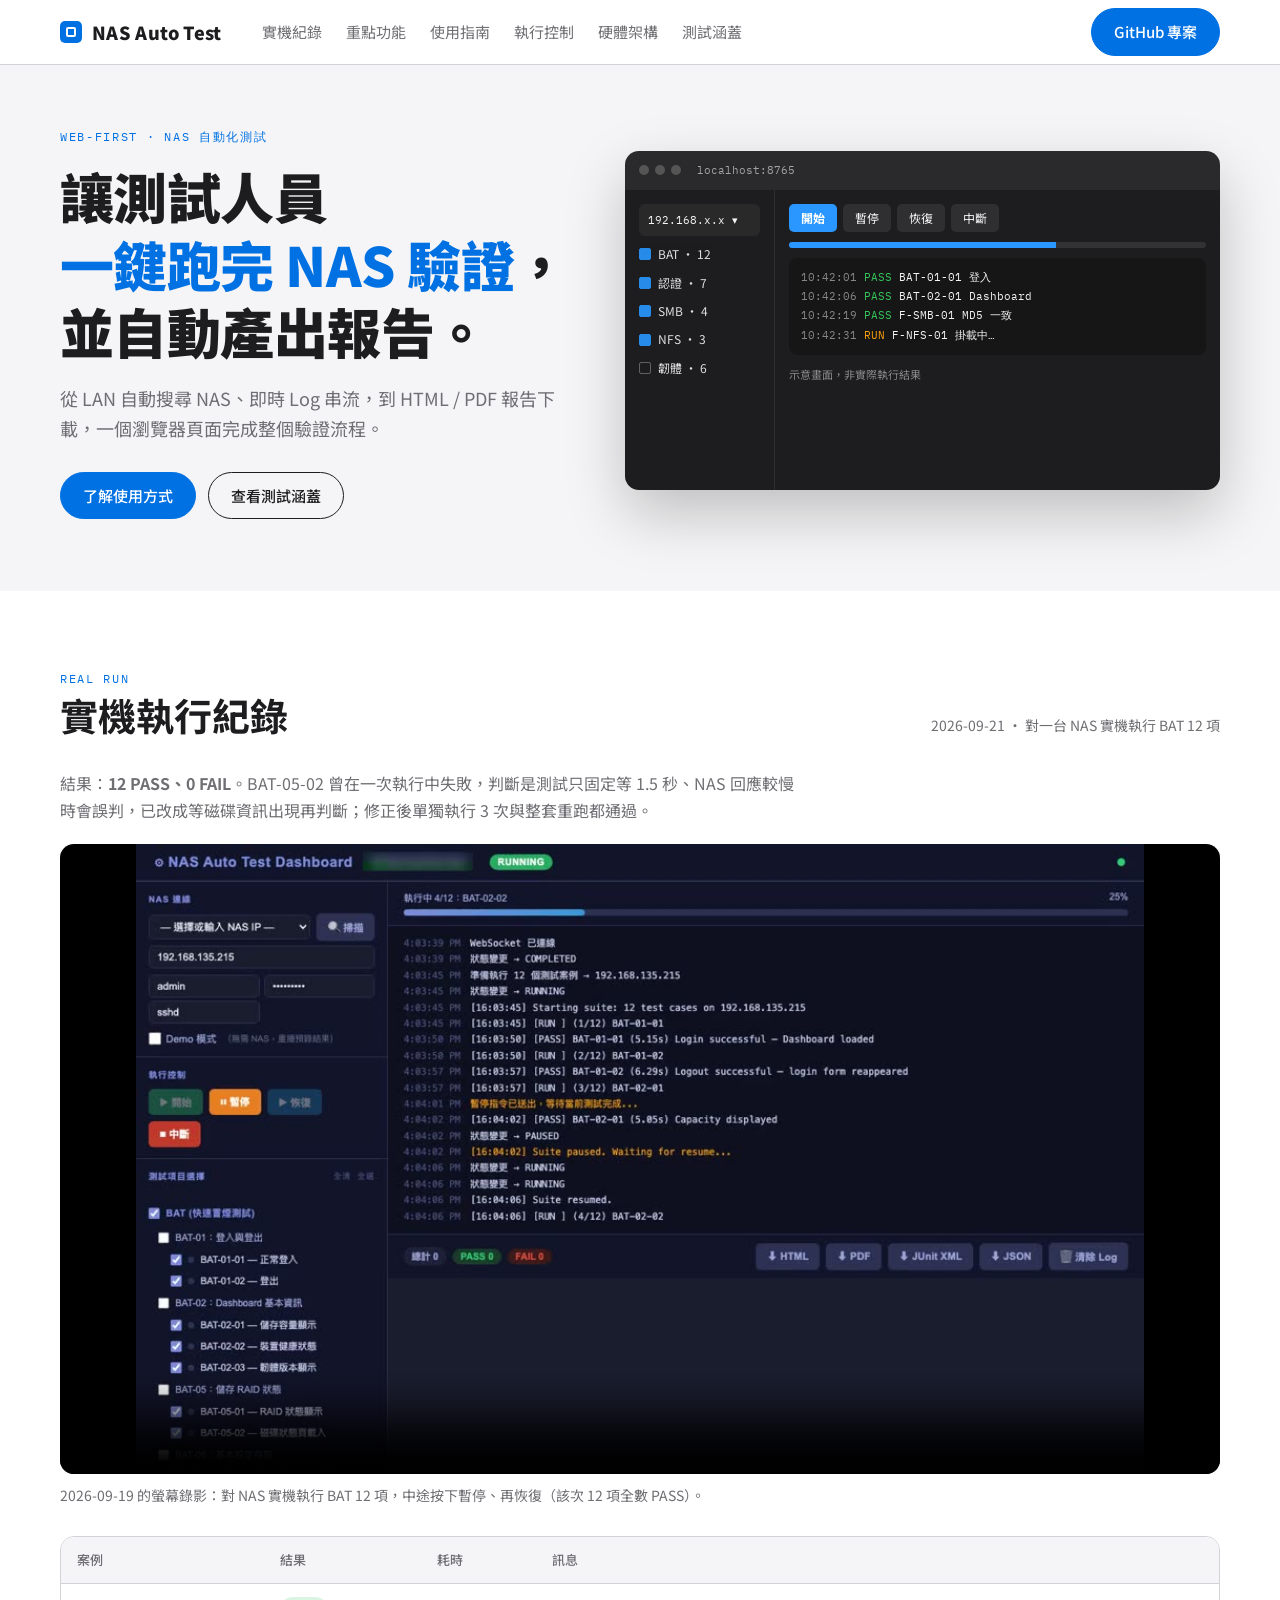
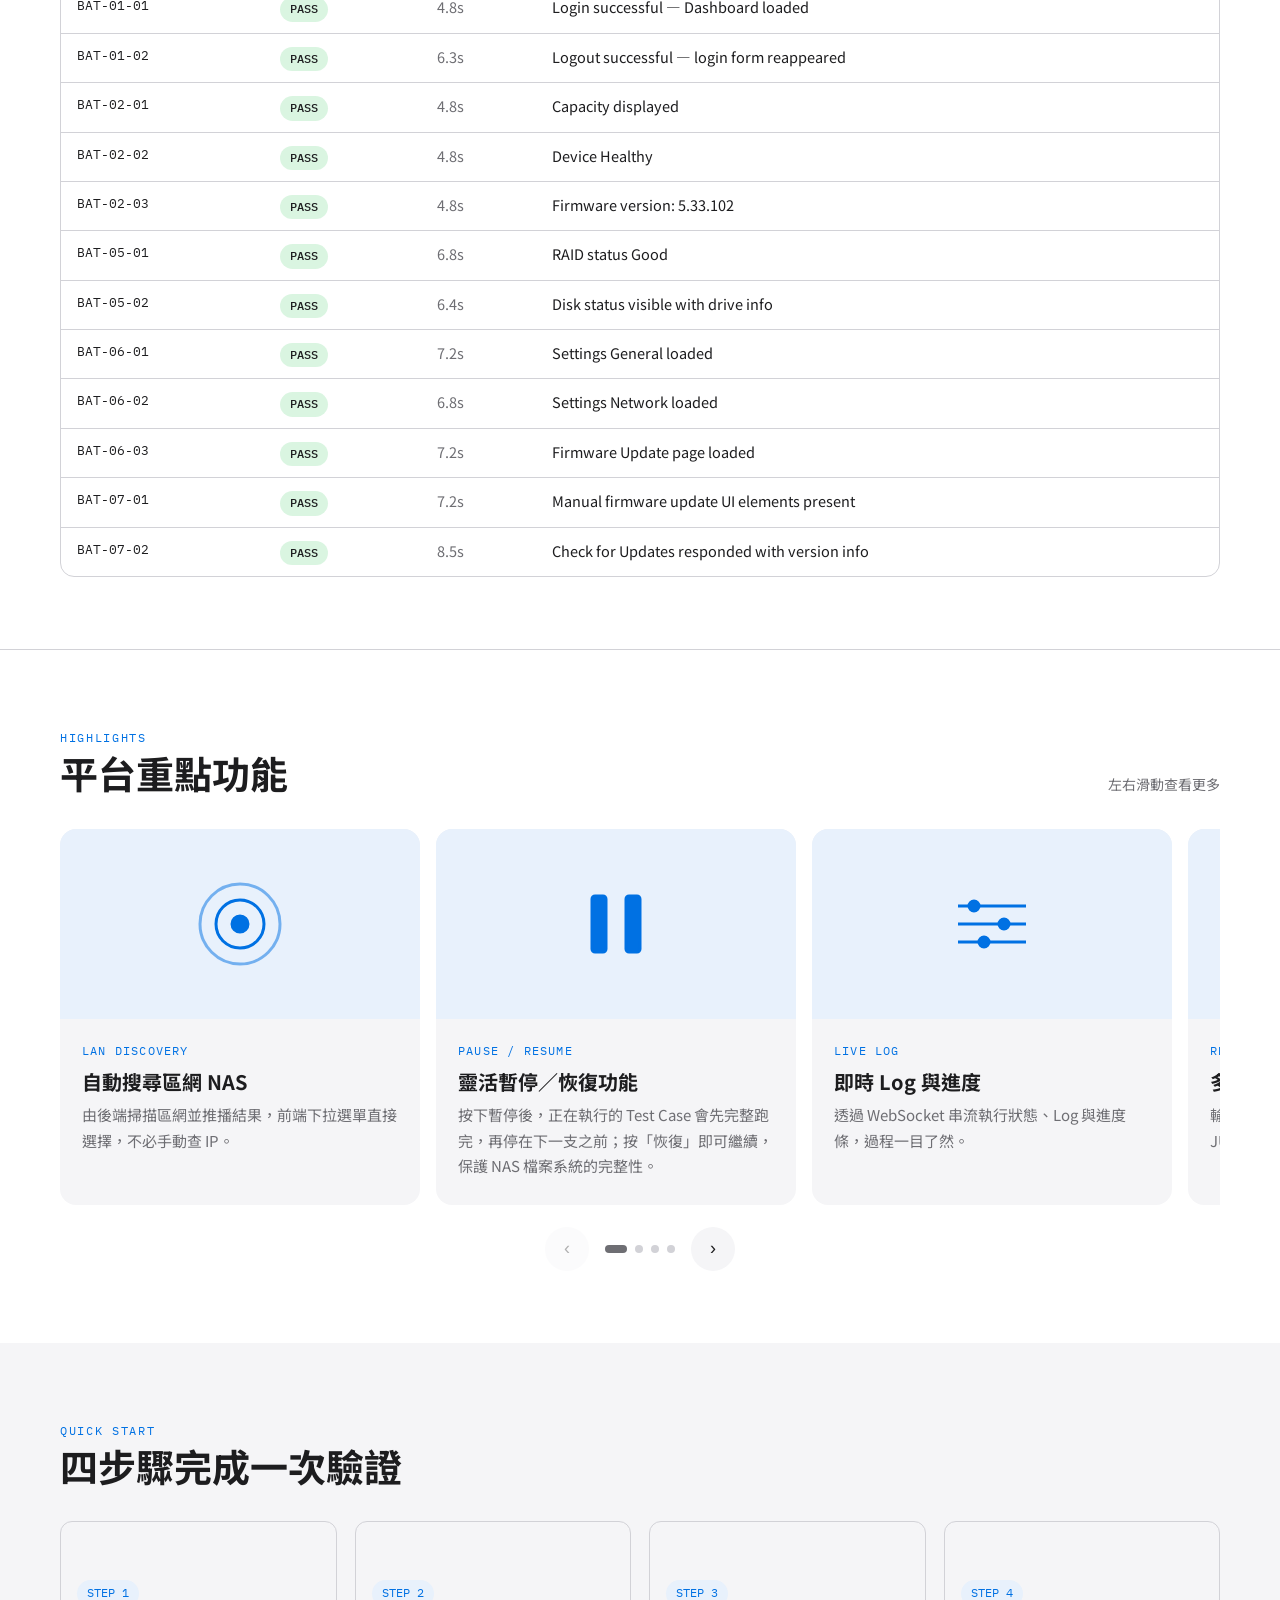
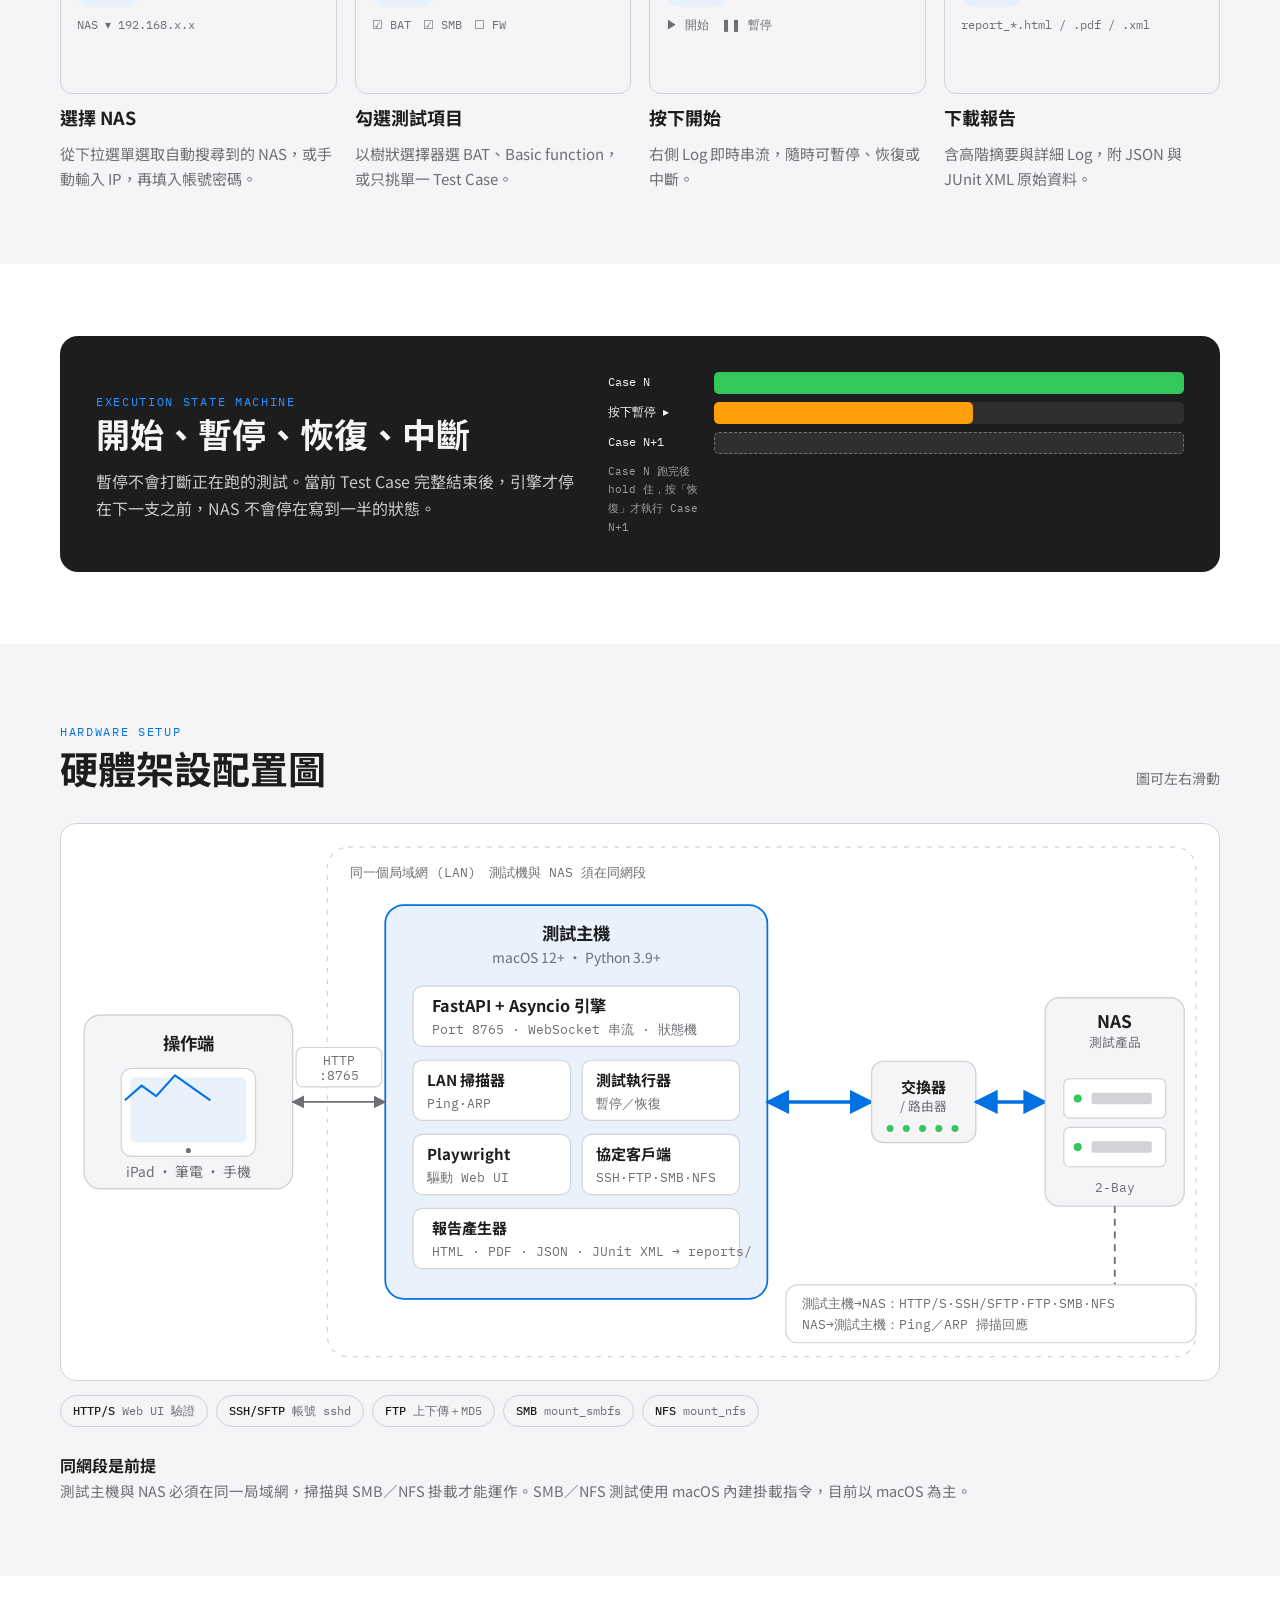
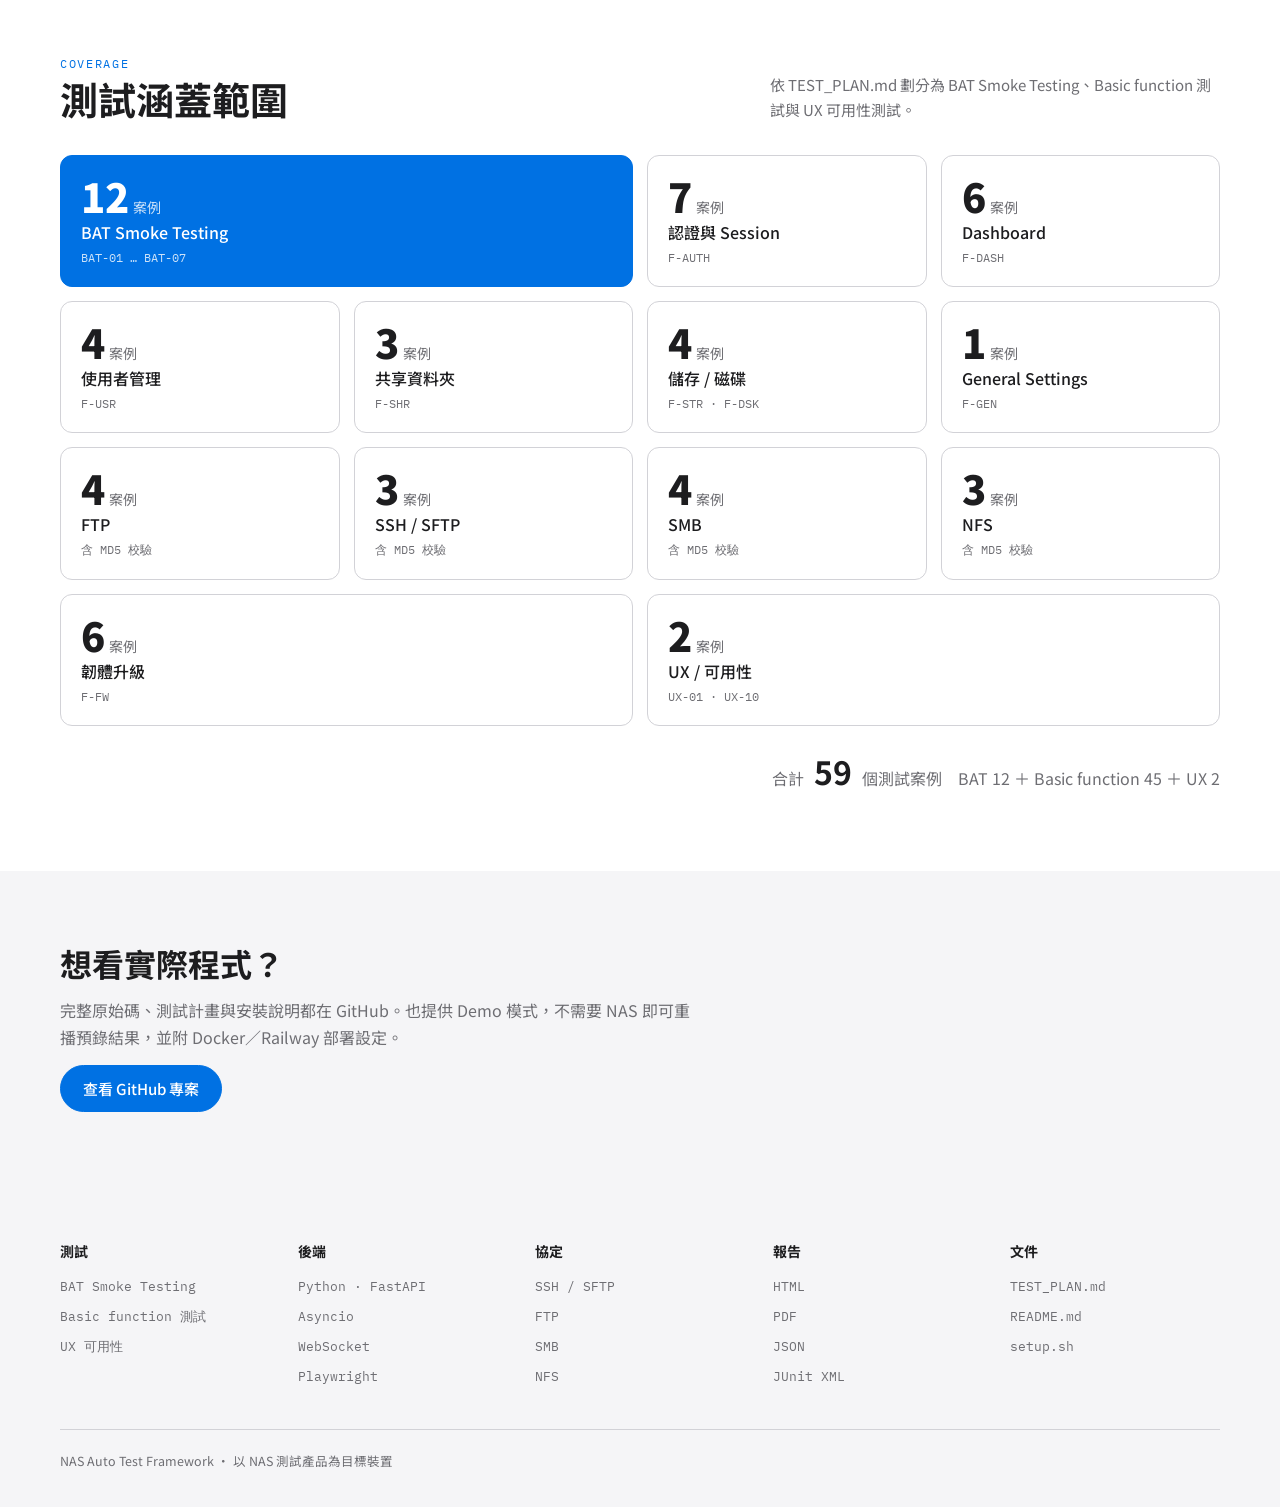
<file: nas-intro.html>
<!doctype html>
<html lang="zh-Hant">
<head>
<meta charset="utf-8">
<meta name="viewport" content="width=device-width,initial-scale=1,viewport-fit=cover">
<title>NAS 自動化測試平台</title>
<meta name="description" content="Web-First 的 NAS 自動化測試平台：LAN 自動搜尋、59 個測試案例、暫停／恢復、HTML／PDF／JUnit XML 報告。">
<meta property="og:title" content="NAS 自動化測試平台">
<meta property="og:description" content="讓測試人員一鍵跑完 NAS 驗證，並自動產出報告。">
<meta property="og:type" content="website">
<link rel="preconnect" href="https://fonts.googleapis.com">
<link rel="stylesheet" href="https://fonts.googleapis.com/css2?family=IBM+Plex+Mono:wght@400;500&family=Noto+Sans+TC:wght@300;400;500;700;900&display=swap">
<style>
html{color-scheme:light dark;-webkit-text-size-adjust:100%}
body{margin:0}
img{max-width:100%}
[hidden]{display:none!important}

:root{
  --bg:#ffffff; --bg-alt:#f5f5f7; --ink:#1d1d1f; --ink-2:#6e6e73; --line:#d2d2d7;
  --accent:#0071e3; --accent-ink:#ffffff; --accent-soft:#e8f1fc;
  --dark:#1d1d1f; --dark-ink:#f5f5f7; --pass:#34c759; --warn:#ff9f0a; --fail:#ff3b30;
  --foot:#f5f5f7; --foot-ink:#1d1d1f; --foot-2:#6e6e73; --foot-line:#d2d2d7;
  --font:"Noto Sans TC","PingFang TC","Microsoft JhengHei",system-ui,sans-serif;
  --mono:"IBM Plex Mono",ui-monospace,Menlo,monospace;
}
@media (prefers-color-scheme:dark){:root:not([data-theme="light"]){
  --bg:#000000; --bg-alt:#161617; --ink:#f5f5f7; --ink-2:#a1a1a6; --line:#424245;
  --accent:#2997ff; --accent-ink:#ffffff; --accent-soft:#0a2540;
  --dark:#1d1d1f; --dark-ink:#f5f5f7; --pass:#30d158; --warn:#ff9f0a; --fail:#ff453a;
  --foot:#161617; --foot-ink:#f5f5f7; --foot-2:#a1a1a6; --foot-line:#424245;
}}
:root[data-theme="dark"]{
  --bg:#000000; --bg-alt:#161617; --ink:#f5f5f7; --ink-2:#a1a1a6; --line:#424245;
  --accent:#2997ff; --accent-ink:#ffffff; --accent-soft:#0a2540;
  --dark:#1d1d1f; --dark-ink:#f5f5f7; --pass:#30d158; --warn:#ff9f0a; --fail:#ff453a;
  --foot:#161617; --foot-ink:#f5f5f7; --foot-2:#a1a1a6; --foot-line:#424245;
}
*{box-sizing:border-box}
html{scroll-behavior:smooth}
body{background:var(--bg);color:var(--ink);font-family:var(--font);font-size:16px;line-height:1.7;-webkit-font-smoothing:antialiased}
a{color:inherit;text-decoration:none}
a:focus-visible,button:focus-visible{outline:2px solid var(--accent);outline-offset:3px}
h1,h2,h3{text-wrap:balance;line-height:1.25;margin:0}
p{margin:0}
.wrap{max-width:1200px;margin-inline:auto;padding-inline:20px}
section{padding-block:72px}
.eyebrow{font-family:var(--mono);font-size:12px;letter-spacing:.14em;text-transform:uppercase;color:var(--accent)}
.sec-head{display:flex;justify-content:space-between;align-items:flex-end;gap:16px;flex-wrap:wrap;margin-bottom:32px}
.sec-head h2{font-size:clamp(26px,3.4vw,38px);font-weight:700}

/* nav */
.nav{position:sticky;top:env(safe-area-inset-top,0px);z-index:10;background:var(--bg);border-bottom:1px solid var(--line)}
.nav .wrap{display:flex;align-items:center;gap:28px;height:64px}
.logo{font-weight:900;font-size:18px;letter-spacing:.02em;display:flex;align-items:center;gap:10px;white-space:nowrap}
.logo i{width:22px;height:22px;border-radius:5px;background:var(--accent);display:inline-block;position:relative}
.logo i::after{content:"";position:absolute;inset:6px;border:2px solid var(--accent-ink);border-radius:2px}
.nav ul{display:flex;gap:24px;list-style:none;margin:0 0 0 12px;padding:0;font-size:15px;color:var(--ink-2)}
.nav ul a:hover{color:var(--ink)}
.nav .sp{flex:1}
.btn{display:inline-block;padding:10px 22px;border-radius:999px;font-weight:500;font-size:15px;border:1px solid var(--ink);color:var(--ink);background:transparent;cursor:pointer;font-family:inherit}
.btn.pri{background:var(--accent);border-color:var(--accent);color:var(--accent-ink)}
.btn:hover{filter:brightness(1.08)}

/* hero */
.hero{padding-block:56px 72px;background:var(--bg-alt)}
.hero .wrap{display:grid;grid-template-columns:1fr 1.15fr;gap:48px;align-items:center}
.hero h1{font-size:clamp(30px,4.4vw,54px);font-weight:900;letter-spacing:-.01em;margin-block:14px 18px}
.hero h1 em{font-style:normal;color:var(--accent)}
.hero p.lead{color:var(--ink-2);font-size:18px;max-width:34em}
.hero .cta{display:flex;gap:12px;margin-top:28px;flex-wrap:wrap}
.mock{background:var(--dark);color:var(--dark-ink);border-radius:14px;overflow:hidden;box-shadow:0 24px 60px rgba(0,0,0,.22);font-size:13px}
.mock .bar{display:flex;align-items:center;gap:6px;padding:10px 14px;background:rgba(255,255,255,.06)}
.mock .bar b{width:10px;height:10px;border-radius:50%;background:#ffffff33}
.mock .bar span{margin-left:10px;font-family:var(--mono);font-size:11px;opacity:.6}
.mock .body{display:grid;grid-template-columns:150px 1fr;min-height:300px}
.mock .side{padding:14px;border-right:1px solid #ffffff14;display:grid;gap:8px;align-content:start;font-size:12px}
.mock .side .f{background:#ffffff0d;border-radius:6px;padding:7px 9px;font-family:var(--mono);font-size:11px}
.mock .side label{display:flex;gap:7px;align-items:center;opacity:.9}
.mock .side label::before{content:"";width:10px;height:10px;border:1.5px solid #2997ff;border-radius:2px;background:#2997ff}
.mock .side label.off::before{background:transparent;border-color:#ffffff55}
.mock .main{padding:14px;display:grid;gap:10px;align-content:start}
.ctl{display:flex;gap:6px;flex-wrap:wrap}
.ctl span{padding:4px 12px;border-radius:5px;background:#ffffff14;font-size:12px}
.ctl span.on{background:#2997ff;color:#ffffff;font-weight:700}
.prog{height:6px;border-radius:3px;background:#ffffff18;overflow:hidden}
.prog i{display:block;height:100%;width:64%;background:#2997ff}
.log{font-family:var(--mono);font-size:11px;line-height:1.75;background:#00000040;border-radius:8px;padding:10px 12px;overflow:hidden;white-space:nowrap}
.log .p{color:#34c759}.log .r{color:#ff9f0a}.log .f{color:#ff453a}.log .d{opacity:.5}

/* carousel */
.rail{display:flex;gap:16px;overflow-x:auto;scroll-snap-type:x mandatory;padding-bottom:14px;-webkit-overflow-scrolling:touch;overscroll-behavior-x:contain;touch-action:pan-x pan-y;scrollbar-width:none;cursor:grab}
.rail::-webkit-scrollbar{display:none}
.rail.drag{cursor:grabbing;scroll-snap-type:none;user-select:none}
.rail-ctl{display:flex;align-items:center;justify-content:center;gap:16px;margin-top:8px}
.rail-ctl button{width:44px;height:44px;border-radius:50%;border:0;background:var(--bg-alt);color:var(--ink);font-size:18px;cursor:pointer;touch-action:manipulation;-webkit-tap-highlight-color:transparent}
.rail-ctl button:disabled{opacity:.35;cursor:default}
.dots{display:flex;gap:8px}
.dots i{width:8px;height:8px;border-radius:50%;background:var(--line);transition:background .2s,width .2s}
.dots i.on{background:var(--ink-2);width:22px;border-radius:4px}
.alt .rail-ctl button{background:var(--bg)}
.rail>article{flex:0 0 min(360px,84%);scroll-snap-align:start;background:var(--bg-alt);border-radius:16px;overflow:hidden;display:flex;flex-direction:column}
.rail .vis{height:190px;display:grid;place-items:center;background:var(--accent-soft);color:var(--accent)}
.rail .txt{padding:22px 22px 26px;display:grid;gap:8px}
.rail h3{font-size:20px;font-weight:700}
.rail p{color:var(--ink-2);font-size:15px}
.tag{font-family:var(--mono);font-size:12px;letter-spacing:.1em;color:var(--accent)}

/* feature grid */
.alt{background:var(--bg-alt)}
.sep{border-top:1px solid var(--line)}
.grid{display:grid;grid-template-columns:repeat(4,1fr);gap:14px}
.mod.w2{grid-column:span 2}
.mod{background:var(--bg);border:1px solid var(--line);border-radius:12px;padding:20px 20px 18px;display:grid;gap:6px;align-content:start}
.mod .n{font-size:40px;font-weight:900;line-height:1;font-variant-numeric:tabular-nums}
.mod .n small{font-size:14px;font-weight:400;color:var(--ink-2);margin-left:4px}
.mod h3{font-size:16px;font-weight:500}
.mod .ids{font-family:var(--mono);font-size:12px;color:var(--ink-2)}
.mod.hl{background:var(--accent);color:var(--accent-ink);border-color:var(--accent)}
.mod.hl .n small,.mod.hl .ids{color:inherit;opacity:.8}
.total{margin-top:18px;display:flex;flex-wrap:wrap;justify-content:flex-end;gap:4px 10px;align-items:baseline;color:var(--ink-2)}
.total>span{white-space:nowrap}
.total b{font-size:32px;color:var(--ink);font-variant-numeric:tabular-nums}

/* guide */
.guide{display:grid;grid-template-columns:repeat(auto-fit,minmax(240px,1fr));gap:18px}
.guide article{display:grid;gap:12px;align-content:start}
.guide .thumb{aspect-ratio:16/10;border-radius:12px;background:var(--bg-alt);border:1px solid var(--line);padding:16px;display:grid;align-content:center;gap:8px;font-family:var(--mono);font-size:12px;color:var(--ink-2)}
.guide .thumb .pill{display:inline-block;padding:3px 10px;border-radius:999px;background:var(--accent-soft);color:var(--accent);width:max-content}
.guide h3{font-size:18px;font-weight:700}
.guide p{font-size:15px;color:var(--ink-2)}
.pause{background:var(--dark);color:var(--dark-ink);border-radius:18px;padding:36px;display:grid;grid-template-columns:1fr 1.2fr;gap:32px;align-items:center}
.pause h2{font-size:clamp(24px,3vw,34px);font-weight:700;margin-bottom:12px}
.pause p{opacity:.8}
.tl{display:grid;gap:8px;font-family:var(--mono);font-size:12px}
.tl div{display:grid;grid-template-columns:96px 1fr;gap:10px;align-items:center}
.tl .bar{height:22px;border-radius:5px;background:#ffffff14;position:relative}
.tl .bar i{position:absolute;inset:0 auto 0 0;border-radius:5px}
.tl .g{background:#34c759;width:100%}.tl .h{background:#ff9f0a;width:55%}.tl .z{background:transparent;border:1px dashed #ffffff55;width:100%}
.tl .note{grid-column:1/-1;opacity:.6;font-size:11px}

/* services */

/* footer */
.cta-box{max-width:640px;display:grid;gap:14px;justify-items:start}
.cta-box h2{font-size:clamp(24px,3vw,32px);font-weight:700}
.cta-box p{color:var(--ink-2)}
footer{background:var(--foot);color:var(--foot-ink);padding-block:56px 36px;font-size:14px}
.fcols{display:grid;grid-template-columns:repeat(auto-fit,minmax(170px,1fr));gap:28px}
.fcols h4{margin:0 0 12px;font-size:14px;font-weight:700}
.fcols ul{list-style:none;margin:0;padding:0;display:grid;gap:8px;color:var(--foot-2);font-family:var(--mono);font-size:13px}
.fbot{margin-top:40px;padding-top:20px;border-top:1px solid var(--foot-line);color:var(--foot-2);font-size:12.5px}

/* evidence */
.nw{white-space:nowrap}
.lead{color:var(--ink-2);max-width:46em;margin-bottom:20px}
.vid{margin-bottom:28px}
.vid video{display:block;width:100%;max-height:70vh;border-radius:14px;background:#000}
.vid .cap{margin-top:10px;font-size:14px;color:var(--ink-2)}
.tbl-wrap{background:var(--bg);overflow-x:auto;-webkit-overflow-scrolling:touch;border:1px solid var(--line);border-radius:14px}
.tbl{border-collapse:collapse;width:100%;min-width:560px;font-size:14.5px}
.tbl th{text-align:left;font-weight:500;color:var(--ink-2);font-size:13px;padding:12px 16px;border-bottom:1px solid var(--line);background:var(--bg-alt)}
.tbl td{padding:11px 16px;border-bottom:1px solid var(--line);vertical-align:top}
.tbl tr:last-child td{border-bottom:0}
.tbl .id{font-family:var(--mono);font-size:13px;white-space:nowrap}
.tbl .num{font-variant-numeric:tabular-nums;white-space:nowrap;color:var(--ink-2)}
.res{display:inline-block;font-family:var(--mono);font-size:12px;font-weight:500;padding:2px 10px;border-radius:999px}
.res.ok{background:color-mix(in srgb,var(--pass) 18%,transparent);color:var(--ink)}
.res.bad{background:color-mix(in srgb,var(--fail) 22%,transparent);color:var(--ink);outline:1px solid var(--fail)}
/* topology */
.topo-scroll{overflow-x:auto;-webkit-overflow-scrolling:touch;overscroll-behavior-x:contain;border:1px solid var(--line);border-radius:16px;background:var(--bg)}
.topo{display:block;min-width:740px;width:100%;height:auto}
.topo text{font-family:var(--font);fill:var(--ink)}
.topo .sub{fill:var(--ink-2);font-size:12px}
.topo .ttl{font-size:15px;font-weight:700}
.topo .mono{font-family:var(--mono);font-size:11px;fill:var(--ink-2)}
.topo .box{fill:var(--bg-alt);stroke:var(--line);stroke-width:1.2}
.topo .inner{fill:var(--bg);stroke:var(--line);stroke-width:1}
.topo .host{fill:var(--accent-soft);stroke:var(--accent);stroke-width:1.5}
.topo .lan{stroke:var(--accent);stroke-width:3;fill:none}
.topo .wire{stroke:var(--ink-2);stroke-width:1.6;fill:none}
.topo .dash{stroke:var(--ink-2);stroke-width:1.6;fill:none;stroke-dasharray:6 5}
.topo .lbl{fill:var(--bg);stroke:var(--line);stroke-width:1}
.topo .led{fill:var(--pass)}
.topo .arrow{fill:var(--ink-2)}
.topo .arrow-a{fill:var(--accent)}
.topo-note{margin-top:14px;display:flex;flex-wrap:wrap;gap:8px}
.chip{font-family:var(--mono);font-size:12px;padding:5px 12px;border-radius:999px;background:var(--bg-alt);color:var(--ink-2);border:1px solid var(--line)}
.chip b{color:var(--ink);font-weight:500}
.topo-facts{display:grid;grid-template-columns:repeat(auto-fit,minmax(220px,1fr));gap:18px;margin-top:28px}
.topo-facts h3{font-size:16px;font-weight:700;margin-bottom:4px}
.topo-facts p{font-size:14.5px;color:var(--ink-2)}
@media (max-width:1024px){
  .grid{grid-template-columns:repeat(2,1fr)}
  .guide{display:flex;overflow-x:auto;scroll-snap-type:x mandatory;-webkit-overflow-scrolling:touch;overscroll-behavior-x:contain;touch-action:pan-x pan-y;scrollbar-width:none;padding-bottom:14px}
  .guide::-webkit-scrollbar{display:none}
  .guide article{flex:0 0 min(300px,80%);scroll-snap-align:start}
}
@media (max-width:860px){
  .mod{padding:16px 14px}
  .mod .n{font-size:32px}
  .nav .wrap{flex-wrap:wrap;height:auto;row-gap:0;padding-top:10px}
  .nav ul{order:3;width:100%;margin:0;padding:8px 0 10px;overflow-x:auto;white-space:nowrap;-webkit-overflow-scrolling:touch;scrollbar-width:none;gap:22px}
  .nav ul::-webkit-scrollbar{display:none}
  .nav ul a{display:inline-block;padding:6px 0}
  .btn{min-height:44px}
  .hero .wrap,.pause{grid-template-columns:1fr}
  .mock .body{grid-template-columns:118px 1fr}
  section{padding-block:52px}
  .pause{padding:24px}
}
@media (prefers-reduced-motion:reduce){html{scroll-behavior:auto}}
</style>
</head>
<body>

<header class="nav">
  <div class="wrap">
    <a class="logo" href="#top"><i></i>NAS Auto Test</a>
    <ul>
      <li><a href="#evidence">實機紀錄</a></li>
      <li><a href="#new">重點功能</a></li>
      <li><a href="#guide">使用指南</a></li>
      <li><a href="#pause">執行控制</a></li>
      <li><a href="#hardware">硬體架構</a></li>
      <li><a href="#coverage">測試涵蓋</a></li>
    </ul>
    <span class="sp"></span>
    <a class="btn pri" href="https://github.com/e063047/nas-auto-test">GitHub 專案</a>
  </div>
</header>

<main id="top">
<section class="hero">
  <div class="wrap">
    <div>
      <span class="eyebrow">Web-First · NAS 自動化測試</span>
      <h1>讓測試人員<br><span class="nw"><em>一鍵跑完 NAS 驗證</em>，</span><span class="nw">並自動產出報告。</span></h1>
      <p class="lead">從 LAN 自動搜尋 NAS、即時 Log 串流，到 HTML / PDF 報告下載，一個瀏覽器頁面完成整個驗證流程。</p>
      <div class="cta">
        <a class="btn pri" href="#guide">了解使用方式</a>
        <a class="btn" href="#coverage">查看測試涵蓋</a>
      </div>
    </div>
    <div class="mock" role="img" aria-label="測試儀表板示意圖（範例資料）">
      <div class="bar"><b></b><b></b><b></b><span>localhost:8765</span></div>
      <div class="body">
        <div class="side">
          <div class="f">192.168.x.x ▾</div>
          <label>BAT · 12</label>
          <label>認證 · 7</label>
          <label>SMB · 4</label>
          <label>NFS · 3</label>
          <label class="off">韌體 · 6</label>
        </div>
        <div class="main">
          <div class="ctl"><span class="on">開始</span><span>暫停</span><span>恢復</span><span>中斷</span></div>
          <div class="prog"><i></i></div>
          <div class="log">
            <div><span class="d">10:42:01</span> <span class="p">PASS</span> BAT-01-01 登入</div>
            <div><span class="d">10:42:06</span> <span class="p">PASS</span> BAT-02-01 Dashboard</div>
            <div><span class="d">10:42:19</span> <span class="p">PASS</span> F-SMB-01 MD5 一致</div>
            <div><span class="d">10:42:31</span> <span class="r">RUN </span> F-NFS-01 掛載中…</div>
          </div>
          <div style="font-size:11px;opacity:.5">示意畫面，非實際執行結果</div>
        </div>
      </div>
    </div>
  </div>
</section>

<section id="evidence">
  <div class="wrap">
    <div class="sec-head"><div><span class="eyebrow">Real Run</span><h2>實機執行紀錄</h2></div><span style="color:var(--ink-2);font-size:14px">2026-09-21 · 對一台 NAS 實機執行 BAT 12 項</span></div>
    <p class="lead">結果：<b>12 PASS、0 FAIL</b>。BAT-05-02 曾在一次執行中失敗，判斷是測試只固定等 1.5 秒、NAS 回應較慢時會誤判，已改成等磁碟資訊出現再判斷；修正後單獨執行 3 次與整套重跑都通過。</p>
    <div class="vid">
      <video controls playsinline preload="metadata" poster="demo/nas-real-run-poster.jpg" aria-label="在 NAS 實機上執行 BAT 的螢幕錄影">
        <source src="demo/nas-real-run.mp4" type="video/mp4">
        你的瀏覽器不支援影片播放。
      </video>
      <p class="cap">2026-09-19 的螢幕錄影：對 NAS 實機執行 BAT 12 項，中途按下暫停、再恢復（該次 12 項全數 PASS）。</p>
    </div>
    <div class="tbl-wrap"><table class="tbl">
<thead><tr><th>案例</th><th>結果</th><th>耗時</th><th>訊息</th></tr></thead>
<tbody>
<tr><td class="id">BAT-01-01</td><td><span class="res ok">PASS</span></td><td class="num">4.8s</td><td>Login successful — Dashboard loaded</td></tr>
<tr><td class="id">BAT-01-02</td><td><span class="res ok">PASS</span></td><td class="num">6.3s</td><td>Logout successful — login form reappeared</td></tr>
<tr><td class="id">BAT-02-01</td><td><span class="res ok">PASS</span></td><td class="num">4.8s</td><td>Capacity displayed</td></tr>
<tr><td class="id">BAT-02-02</td><td><span class="res ok">PASS</span></td><td class="num">4.8s</td><td>Device Healthy</td></tr>
<tr><td class="id">BAT-02-03</td><td><span class="res ok">PASS</span></td><td class="num">4.8s</td><td>Firmware version: 5.33.102</td></tr>
<tr><td class="id">BAT-05-01</td><td><span class="res ok">PASS</span></td><td class="num">6.8s</td><td>RAID status Good</td></tr>
<tr><td class="id">BAT-05-02</td><td><span class="res ok">PASS</span></td><td class="num">6.4s</td><td>Disk status visible with drive info</td></tr>
<tr><td class="id">BAT-06-01</td><td><span class="res ok">PASS</span></td><td class="num">7.2s</td><td>Settings General loaded</td></tr>
<tr><td class="id">BAT-06-02</td><td><span class="res ok">PASS</span></td><td class="num">6.8s</td><td>Settings Network loaded</td></tr>
<tr><td class="id">BAT-06-03</td><td><span class="res ok">PASS</span></td><td class="num">7.2s</td><td>Firmware Update page loaded</td></tr>
<tr><td class="id">BAT-07-01</td><td><span class="res ok">PASS</span></td><td class="num">7.2s</td><td>Manual firmware update UI elements present</td></tr>
<tr><td class="id">BAT-07-02</td><td><span class="res ok">PASS</span></td><td class="num">8.5s</td><td>Check for Updates responded with version info</td></tr>
</tbody></table></div>
  </div>
</section>

<section id="new" class="sep">
  <div class="wrap">
    <div class="sec-head"><div><span class="eyebrow">Highlights</span><h2>平台重點功能</h2></div><span style="color:var(--ink-2);font-size:14px">左右滑動查看更多</span></div>
    <div class="rail">
      <article>
        <div class="vis"><svg width="96" height="96" viewBox="0 0 96 96" fill="none" stroke="currentColor" stroke-width="3"><circle cx="48" cy="48" r="8" fill="currentColor"/><circle cx="48" cy="48" r="24"/><circle cx="48" cy="48" r="40" opacity=".5"/></svg></div>
        <div class="txt"><span class="tag">LAN DISCOVERY</span><h3>自動搜尋區網 NAS</h3><p>由後端掃描區網並推播結果，前端下拉選單直接選擇，不必手動查 IP。</p></div>
      </article>
      <article>
        <div class="vis"><svg width="96" height="96" viewBox="0 0 96 96" fill="none" stroke="currentColor" stroke-width="3"><rect x="24" y="20" width="14" height="56" rx="3" fill="currentColor"/><rect x="58" y="20" width="14" height="56" rx="3" fill="currentColor"/></svg></div>
        <div class="txt"><span class="tag">PAUSE / RESUME</span><h3>靈活暫停／恢復功能</h3><p>按下暫停後，正在執行的 Test Case 會先完整跑完，再停在下一支之前；按「恢復」即可繼續，保護 NAS 檔案系統的完整性。</p></div>
      </article>
      <article>
        <div class="vis"><svg width="96" height="96" viewBox="0 0 96 96" fill="none" stroke="currentColor" stroke-width="3"><path d="M14 30h68M14 48h68M14 66h68"/><circle cx="30" cy="30" r="5" fill="currentColor"/><circle cx="60" cy="48" r="5" fill="currentColor"/><circle cx="40" cy="66" r="5" fill="currentColor"/></svg></div>
        <div class="txt"><span class="tag">LIVE LOG</span><h3>即時 Log 與進度</h3><p>透過 WebSocket 串流執行狀態、Log 與進度條，過程一目了然。</p></div>
      </article>
      <article>
        <div class="vis"><svg width="96" height="96" viewBox="0 0 96 96" fill="none" stroke="currentColor" stroke-width="3"><path d="M26 12h30l16 16v56H26z"/><path d="M56 12v16h16M38 50h22M38 62h22M38 74h14"/></svg></div>
        <div class="txt"><span class="tag">REPORTS</span><h3>多格式報告</h3><p>輸出 HTML / PDF 供閱讀，同步保留 JSON 與 JUnit XML 原始資料給 CI 使用。</p></div>
      </article>
    </div>
    <div class="rail-ctl" data-for="rail">
      <button type="button" data-dir="-1" aria-label="上一張">‹</button>
      <div class="dots"></div>
      <button type="button" data-dir="1" aria-label="下一張">›</button>
    </div>
  </div>
</section>

<section id="guide" class="alt">
  <div class="wrap">
    <div class="sec-head"><div><span class="eyebrow">Quick Start</span><h2>四步驟完成一次驗證</h2></div></div>
    <div class="guide">
      <article><div class="thumb"><span class="pill">STEP 1</span><span>NAS ▾ 192.168.x.x</span></div><h3>選擇 NAS</h3><p>從下拉選單選取自動搜尋到的 NAS，或手動輸入 IP，再填入帳號密碼。</p></article>
      <article><div class="thumb"><span class="pill">STEP 2</span><span>☑ BAT　☑ SMB　☐ FW</span></div><h3>勾選測試項目</h3><p>以樹狀選擇器選 BAT、Basic function，或只挑單一 Test Case。</p></article>
      <article><div class="thumb"><span class="pill">STEP 3</span><span>▶ 開始　❚❚ 暫停</span></div><h3>按下開始</h3><p>右側 Log 即時串流，隨時可暫停、恢復或中斷。</p></article>
      <article><div class="thumb"><span class="pill">STEP 4</span><span>report_*.html / .pdf / .xml</span></div><h3>下載報告</h3><p>含高階摘要與詳細 Log，附 JSON 與 JUnit XML 原始資料。</p></article>
    </div>
  </div>
</section>

<section id="pause">
  <div class="wrap">
    <div class="pause">
      <div>
        <span class="eyebrow" style="color:#2997ff">Execution State Machine</span>
        <h2>開始、暫停、恢復、中斷</h2>
        <p>暫停不會打斷正在跑的測試。當前 Test Case 完整結束後，引擎才停在下一支之前，NAS 不會停在寫到一半的狀態。</p>
      </div>
      <div class="tl" aria-label="暫停／恢復時間軸示意">
        <div><span>Case N</span><span class="bar"><i class="g"></i></span></div>
        <div><span>按下暫停 ▸</span><span class="bar"><i class="h"></i></span></div>
        <div><span>Case N+1</span><span class="bar"><i class="z"></i></span></div>
        <div class="note">Case N 跑完後 hold 住，按「恢復」才執行 Case N+1</div>
      </div>
    </div>
  </div>
</section>

<section id="hardware" class="alt">
  <div class="wrap">
    <div class="sec-head"><div><span class="eyebrow">Hardware Setup</span><h2>硬體架設配置圖</h2></div><span style="color:var(--ink-2);font-size:14px">圖可左右滑動</span></div>
    <div class="topo-scroll">
    <svg class="topo" viewBox="0 0 1000 480" role="img" aria-labelledby="topo-t topo-d">
      <title id="topo-t">硬體架設配置圖</title>
      <desc id="topo-d">操作端連到測試主機，測試主機經區網交換器透過 HTTP、SSH、FTP、SMB、NFS 測試 NAS。</desc>
      <defs>
        <marker id="ah" viewBox="0 0 10 10" refX="9" refY="5" markerWidth="7" markerHeight="7" orient="auto-start-reverse"><path d="M0 0L10 5L0 10z" class="arrow"/></marker>
        <marker id="aa" viewBox="0 0 10 10" refX="9" refY="5" markerWidth="7" markerHeight="7" orient="auto-start-reverse"><path d="M0 0L10 5L0 10z" class="arrow-a"/></marker>
      </defs>

      <!-- zone label -->
      <rect x="230" y="20" width="750" height="440" rx="18" fill="none" stroke="var(--line)" stroke-dasharray="4 6"/>
      <text x="250" y="46" class="mono">同一個局域網 (LAN)　測試機與 NAS 須在同網段</text>

      <!-- operator -->
      <g transform="translate(0,95)">
      <rect x="20" y="70" width="180" height="150" rx="14" class="box"/>
      <text x="110" y="100" text-anchor="middle" class="ttl">操作端</text>
      <rect x="52" y="116" width="116" height="76" rx="9" class="inner"/>
      <rect x="60" y="124" width="100" height="56" rx="4" fill="var(--accent-soft)" stroke="none"/>
      <path d="M68 164l16-14 14 10 18-20 34 24" transform="translate(-6,-4) scale(.9)" stroke="var(--accent)" stroke-width="2" fill="none"/>
      <circle cx="110" cy="187" r="2.2" fill="var(--ink-2)"/>
      <text x="110" y="210" text-anchor="middle" class="sub">iPad · 筆電 · 手機</text>
      </g>

      <!-- host -->
      <rect x="280" y="70" width="330" height="340" rx="16" class="host"/>
      <text x="445" y="100" text-anchor="middle" class="ttl">測試主機</text>
      <text x="445" y="120" text-anchor="middle" class="sub">macOS 12+ · Python 3.9+</text>
      <rect x="304" y="140" width="282" height="52" rx="8" class="inner"/>
      <text x="320" y="162" class="ttl" style="font-size:14px">FastAPI + Asyncio 引擎</text>
      <text x="320" y="181" class="mono">Port 8765 · WebSocket 串流 · 狀態機</text>
      <rect x="304" y="204" width="136" height="52" rx="8" class="inner"/>
      <text x="316" y="226" class="ttl" style="font-size:13px">LAN 掃描器</text>
      <text x="316" y="245" class="mono">Ping·ARP</text>
      <rect x="450" y="204" width="136" height="52" rx="8" class="inner"/>
      <text x="462" y="226" class="ttl" style="font-size:13px">測試執行器</text>
      <text x="462" y="245" class="mono">暫停／恢復</text>
      <rect x="304" y="268" width="136" height="52" rx="8" class="inner"/>
      <text x="316" y="290" class="ttl" style="font-size:13px">Playwright</text>
      <text x="316" y="309" class="mono">驅動 Web UI</text>
      <rect x="450" y="268" width="136" height="52" rx="8" class="inner"/>
      <text x="462" y="290" class="ttl" style="font-size:13px">協定客戶端</text>
      <text x="462" y="309" class="mono">SSH·FTP·SMB·NFS</text>
      <rect x="304" y="332" width="282" height="52" rx="8" class="inner"/>
      <text x="320" y="354" class="ttl" style="font-size:13px">報告產生器</text>
      <text x="320" y="373" class="mono">HTML · PDF · JSON · JUnit XML → reports/</text>

      <!-- operator -> host -->
      <g transform="translate(0,95)">
      <path d="M200 145H280" class="wire" marker-end="url(#ah)" marker-start="url(#ah)"/>
      <rect x="203" y="98" width="74" height="34" rx="6" class="lbl"/>
      <text x="240" y="113" text-anchor="middle" class="mono">HTTP</text>
      <text x="240" y="126" text-anchor="middle" class="mono">:8765</text>
      </g>

      <!-- host -> switch -->
      <path d="M610 240H700" class="lan" marker-end="url(#aa)" marker-start="url(#aa)"/>

      <!-- switch -->
      <rect x="700" y="205" width="90" height="70" rx="10" class="box"/>
      <text x="745" y="232" text-anchor="middle" class="ttl" style="font-size:13px">交換器</text>
      <text x="745" y="248" text-anchor="middle" class="sub" style="font-size:11px">/ 路由器</text>
      <circle cx="716" cy="263" r="3" class="led"/><circle cx="730" cy="263" r="3" class="led"/><circle cx="744" cy="263" r="3" class="led"/><circle cx="758" cy="263" r="3" class="led"/><circle cx="772" cy="263" r="3" class="led"/>

      <!-- switch -> NAS -->
      <path d="M790 240H850" class="lan" marker-end="url(#aa)" marker-start="url(#aa)"/>

      <!-- NAS -->
      <rect x="850" y="150" width="120" height="180" rx="12" class="box"/>
      <text x="910" y="176" text-anchor="middle" class="ttl">NAS</text>
      <text x="910" y="193" text-anchor="middle" class="sub" style="font-size:11px">測試產品</text>
      <rect x="866" y="220" width="88" height="34" rx="5" class="inner"/><circle cx="878" cy="237" r="3.5" class="led"/><rect x="890" y="232" width="52" height="10" rx="2" fill="var(--line)"/>
      <rect x="866" y="262" width="88" height="34" rx="5" class="inner"/><circle cx="878" cy="279" r="3.5" class="led"/><rect x="890" y="274" width="52" height="10" rx="2" fill="var(--line)"/>
      <text x="910" y="318" text-anchor="middle" class="mono">2-Bay</text>

      <!-- protocol callout -->
      <path d="M910 330V400" class="dash"/>
      <rect x="626" y="398" width="354" height="50" rx="10" class="lbl"/>
      <text x="640" y="418" class="mono">測試主機→NAS：HTTP/S·SSH/SFTP·FTP·SMB·NFS</text>
      <text x="640" y="436" class="mono">NAS→測試主機：Ping／ARP 掃描回應</text>
    </svg>
    </div>
    <div class="topo-note">
      <span class="chip"><b>HTTP/S</b> Web UI 驗證</span>
      <span class="chip"><b>SSH/SFTP</b> 帳號 sshd</span>
      <span class="chip"><b>FTP</b> 上下傳＋MD5</span>
      <span class="chip"><b>SMB</b> mount_smbfs</span>
      <span class="chip"><b>NFS</b> mount_nfs</span>
    </div>
    <div class="topo-facts">
      <div><h3>同網段是前提</h3><p>測試主機與 NAS 必須在同一局域網，掃描與 SMB／NFS 掛載才能運作。SMB／NFS 測試使用 macOS 內建掛載指令，目前以 macOS 為主。</p></div>
    </div>
  </div>
</section>

<section id="coverage">
  <div class="wrap">
    <div class="sec-head"><div><span class="eyebrow">Coverage</span><h2>測試涵蓋範圍</h2></div><p style="color:var(--ink-2);max-width:30em;font-size:15px">依 TEST_PLAN.md 劃分為 BAT Smoke Testing、Basic function 測試與 UX 可用性測試。</p></div>
    <div class="grid">
      <div class="mod hl w2"><div class="n">12<small>案例</small></div><h3>BAT Smoke Testing</h3><div class="ids">BAT-01 … BAT-07</div></div>
      <div class="mod"><div class="n">7<small>案例</small></div><h3>認證與 Session</h3><div class="ids">F-AUTH</div></div>
      <div class="mod"><div class="n">6<small>案例</small></div><h3>Dashboard</h3><div class="ids">F-DASH</div></div>
      <div class="mod"><div class="n">4<small>案例</small></div><h3>使用者管理</h3><div class="ids">F-USR</div></div>
      <div class="mod"><div class="n">3<small>案例</small></div><h3>共享資料夾</h3><div class="ids">F-SHR</div></div>
      <div class="mod"><div class="n">4<small>案例</small></div><h3>儲存 / 磁碟</h3><div class="ids">F-STR · F-DSK</div></div>
      <div class="mod"><div class="n">1<small>案例</small></div><h3>General Settings</h3><div class="ids">F-GEN</div></div>
      <div class="mod"><div class="n">4<small>案例</small></div><h3>FTP</h3><div class="ids">含 MD5 校驗</div></div>
      <div class="mod"><div class="n">3<small>案例</small></div><h3>SSH / SFTP</h3><div class="ids">含 MD5 校驗</div></div>
      <div class="mod"><div class="n">4<small>案例</small></div><h3>SMB</h3><div class="ids">含 MD5 校驗</div></div>
      <div class="mod"><div class="n">3<small>案例</small></div><h3>NFS</h3><div class="ids">含 MD5 校驗</div></div>
      <div class="mod w2"><div class="n">6<small>案例</small></div><h3>韌體升級</h3><div class="ids">F-FW</div></div>
      <div class="mod w2"><div class="n">2<small>案例</small></div><h3>UX / 可用性</h3><div class="ids">UX-01 · UX-10</div></div>
    </div>
    <div class="total"><span>合計</span><b>59</b><span>個測試案例　BAT 12 ＋ Basic function 45 ＋ UX 2</span></div>
  </div>
</section>

<section id="cta" class="alt">
  <div class="wrap">
    <div class="cta-box">
      <h2>想看實際程式？</h2>
      <p>完整原始碼、測試計畫與安裝說明都在 GitHub。也提供 Demo 模式，不需要 NAS 即可重播預錄結果，並附 Docker／Railway 部署設定。</p>
      <a class="btn pri" href="https://github.com/e063047/nas-auto-test">查看 GitHub 專案</a>
    </div>
  </div>
</section>
</main>

<footer>
  <div class="wrap">
    <div class="fcols">
      <div><h4>測試</h4><ul><li>BAT Smoke Testing</li><li>Basic function 測試</li><li>UX 可用性</li></ul></div>
      <div><h4>後端</h4><ul><li>Python · FastAPI</li><li>Asyncio</li><li>WebSocket</li><li>Playwright</li></ul></div>
      <div><h4>協定</h4><ul><li>SSH / SFTP</li><li>FTP</li><li>SMB</li><li>NFS</li></ul></div>
      <div><h4>報告</h4><ul><li>HTML</li><li>PDF</li><li>JSON</li><li>JUnit XML</li></ul></div>
      <div><h4>文件</h4><ul><li>TEST_PLAN.md</li><li>README.md</li><li>setup.sh</li></ul></div>
    </div>
    <div class="fbot">NAS Auto Test Framework · 以 NAS 測試產品為目標裝置</div>
  </div>
</footer>
<script>
(function(){
  function setup(ctl){
    var rail=ctl.previousElementSibling,dots=ctl.querySelector('.dots');
    var items=[].slice.call(rail.children),prev=ctl.querySelector('[data-dir="-1"]'),next=ctl.querySelector('[data-dir="1"]');
    items.forEach(function(){dots.appendChild(document.createElement('i'))});
    function idx(){var x=rail.scrollLeft,best=0,d=1e9;items.forEach(function(el,i){var k=Math.abs(el.offsetLeft-rail.offsetLeft-x);if(k<d){d=k;best=i}});return best}
    function update(){var i=idx(),atEnd=rail.scrollLeft+rail.clientWidth>=rail.scrollWidth-2;
      if(atEnd)i=items.length-1;
      [].forEach.call(dots.children,function(d,n){d.className=n===i?'on':''});
      prev.disabled=rail.scrollLeft<=2;next.disabled=atEnd}
    function go(dir){var i=Math.max(0,Math.min(items.length-1,idx()+dir));rail.scrollTo({left:items[i].offsetLeft-rail.offsetLeft,behavior:'smooth'})}
    prev.onclick=function(){go(-1)};next.onclick=function(){go(1)};
    rail.addEventListener('scroll',function(){requestAnimationFrame(update)},{passive:true});
    window.addEventListener('resize',update);
    rail.addEventListener('keydown',function(e){if(e.key==='ArrowLeft')go(-1);if(e.key==='ArrowRight')go(1)});
    rail.tabIndex=0;
    var down=false,sx=0,sl=0,moved=false;
    rail.addEventListener('pointerdown',function(e){if(e.pointerType!=='mouse')return;down=true;moved=false;sx=e.clientX;sl=rail.scrollLeft});
    window.addEventListener('pointermove',function(e){if(!down)return;var dx=e.clientX-sx;if(Math.abs(dx)>4){moved=true;rail.classList.add('drag')}if(moved)rail.scrollLeft=sl-dx});
    window.addEventListener('pointerup',function(){if(!down)return;down=false;rail.classList.remove('drag');if(moved)go(0)});
    update();
  }
  [].forEach.call(document.querySelectorAll('.rail-ctl'),setup);
})();
</script>
</body>
</html>
</file>
